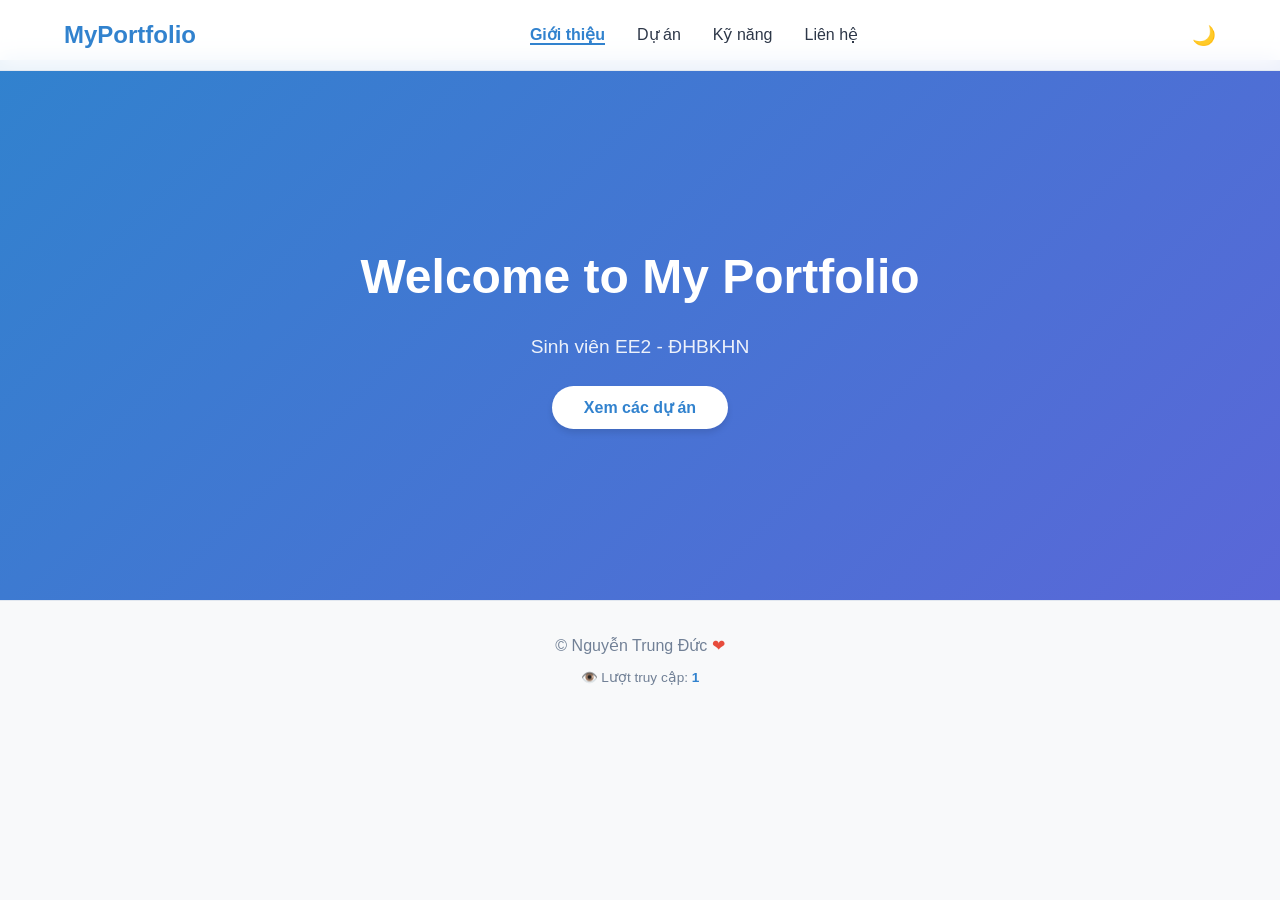
<file: index.html>
<!DOCTYPE html>
<html lang="vi">
<head>
    <meta charset="UTF-8">
    <meta name="viewport" content="width=device-width, initial-scale=1.0">
    <title>Giới thiệu - Portfolio</title>
    <link rel="stylesheet" href="style.css">
    <link rel="stylesheet" href="https://cdnjs.cloudflare.com/ajax/libs/font-awesome/6.4.0/css/all.min.css">
</head>
<body>

    <nav class="navbar">
        <div class="logo">MyPortfolio</div>
        <ul class="nav-links">
            <li><a href="index.html" class="active">Giới thiệu</a></li>
            <li><a href="projects.html">Dự án</a></li>
            <li><a href="skills.html">Kỹ năng</a></li>
            <li><a href="contact.html">Liên hệ</a></li>
        </ul>
        <button id="theme-toggle" class="theme-btn">🌙</button>
    </nav>

    <header class="hero-section">
        <div class="hero-content">
            <h1> Welcome to My Portfolio</h1>
            <p>Sinh viên EE2 - ĐHBKHN</p>
            <a href="projects.html" class="cta-btn">Xem các dự án</a>
        </div>
    </header>

    <footer>
        <p>© Nguyễn Trung Đức <span style="color: #e74c3c;">❤</span> </p>
        <p class="counter-text">👁️ Lượt truy cập: <span id="visit-count">...</span></p>
    </footer>

    <script src="script.js"></script>
</body>
</html>
</file>
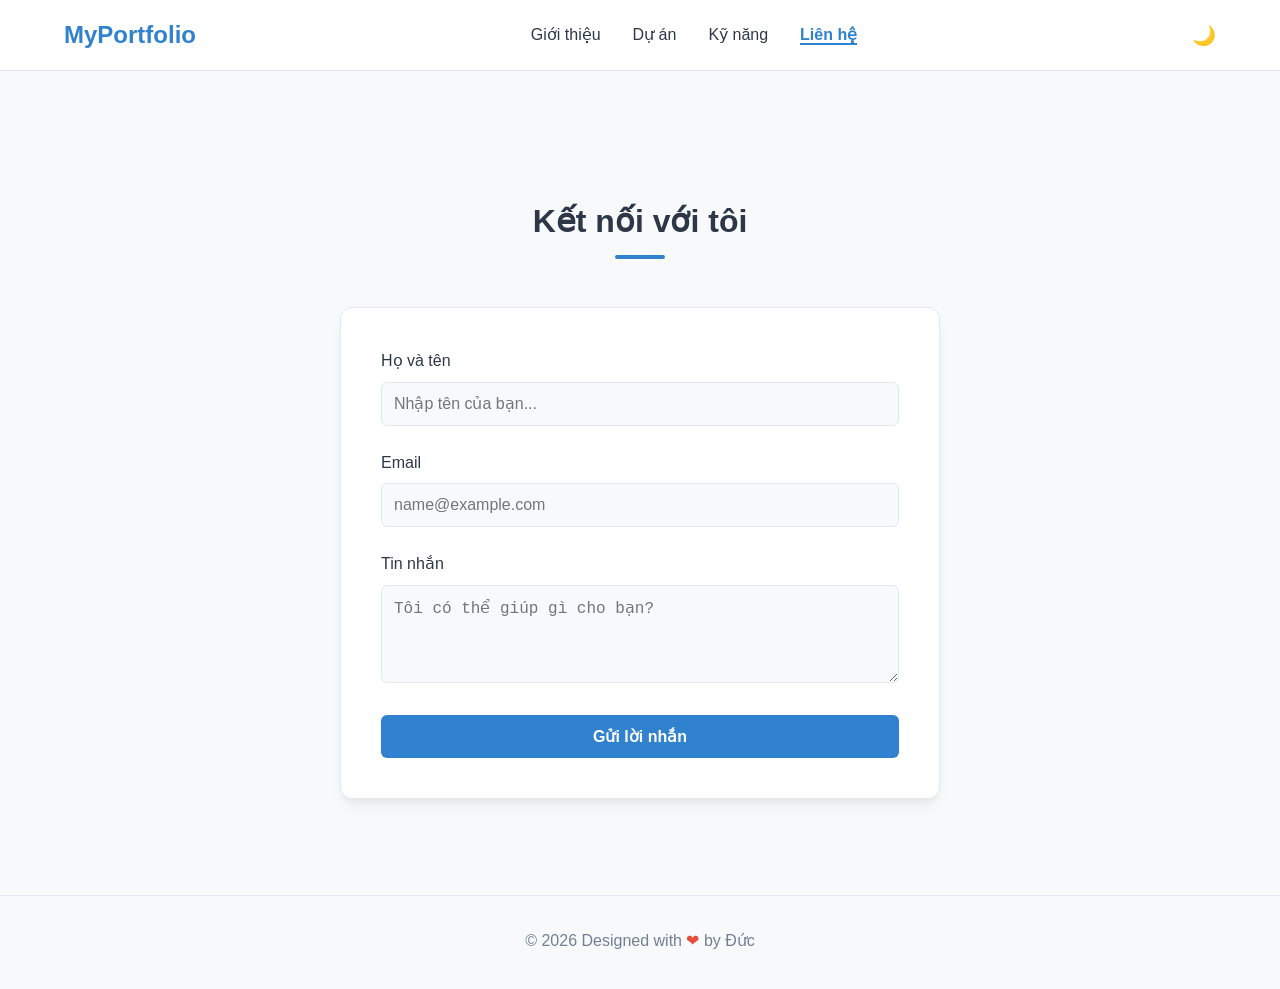
<file: contact.html>
<!DOCTYPE html>
<html lang="vi">
<head>
    <meta charset="UTF-8">
    <meta name="viewport" content="width=device-width, initial-scale=1.0">
    <title>Liên hệ - Portfolio</title>
    <link rel="stylesheet" href="style.css">
    <link rel="stylesheet" href="https://cdnjs.cloudflare.com/ajax/libs/font-awesome/6.4.0/css/all.min.css">
</head>
<body>

    <nav class="navbar">
        <div class="logo">MyPortfolio</div>
        <ul class="nav-links">
            <li><a href="index.html">Giới thiệu</a></li>
            <li><a href="projects.html">Dự án</a></li>
            <li><a href="skills.html">Kỹ năng</a></li>
            <li><a href="contact.html" class="active">Liên hệ</a></li>
        </ul>
       <button id="theme-toggle" class="theme-btn">🌙</button>
    </nav>

    <main class="container page-content">
        <section class="section">
            <h2 class="section-title">Kết nối với tôi</h2>
            <div class="contact-box">
                <form id="contact-form">
                    <div class="form-group">
                        <label for="name">Họ và tên</label>
                        <input type="text" id="name" required placeholder="Nhập tên của bạn...">
                    </div>
                    <div class="form-group">
                        <label for="email">Email</label>
                        <input type="email" id="email" required placeholder="name@example.com">
                    </div>
                    <div class="form-group">
                        <label for="message">Tin nhắn</label>
                        <textarea id="message" rows="4" required placeholder="Tôi có thể giúp gì cho bạn?"></textarea>
                    </div>
                    <button type="submit" class="submit-btn">Gửi lời nhắn</button>
                </form>
                <div id="form-status" class="status-message hidden"></div>
            </div>
        </section>
    </main>

    <footer>
        <p>© 2026 Designed with <span style="color: #e74c3c;">❤</span> by Đức</p>
    </footer>

    <script src="script.js"></script>
</body>
</html>
</file>
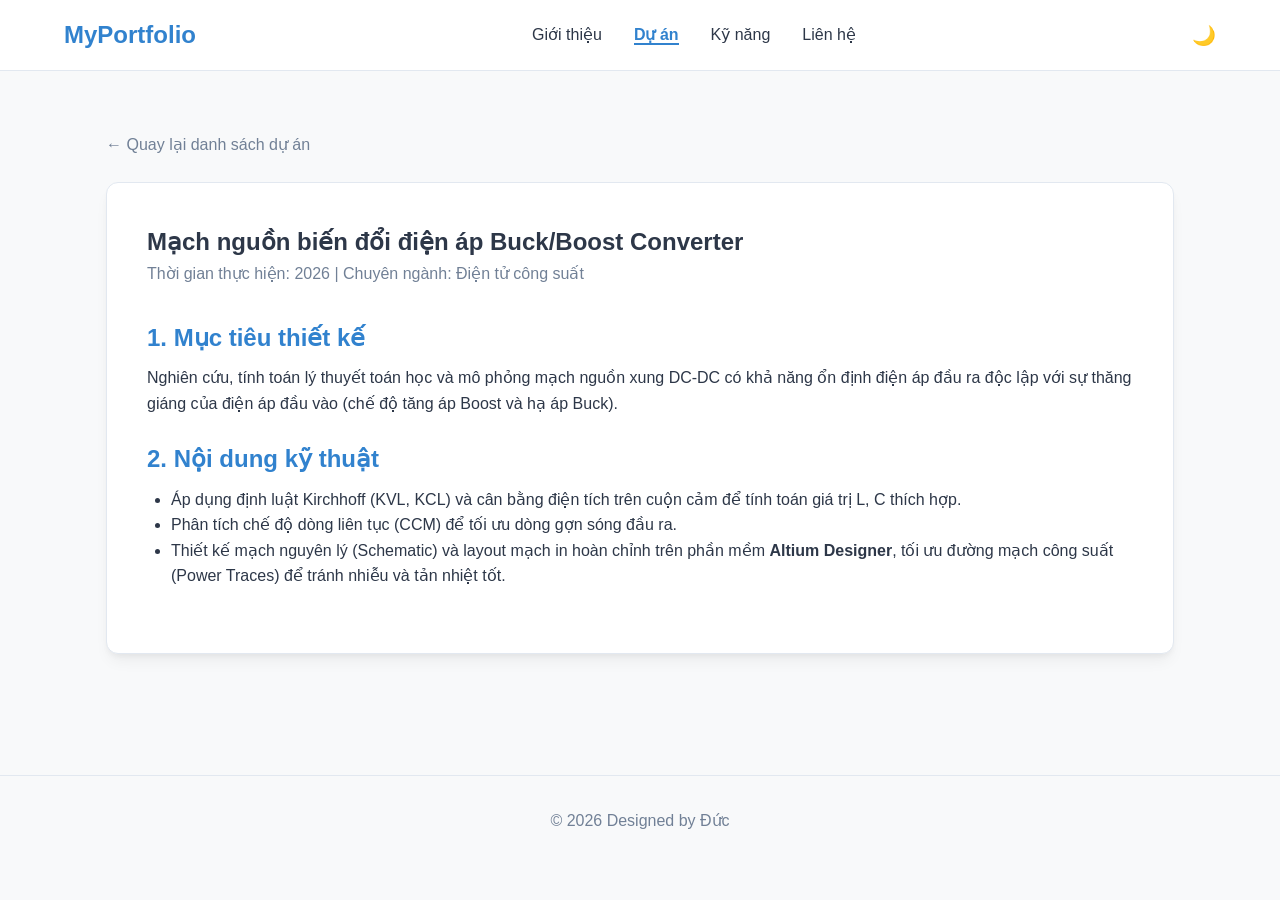
<file: power.html>
<!DOCTYPE html>
<html lang="vi">
<head>
    <meta charset="UTF-8">
    <meta name="viewport" content="width=device-width, initial-scale=1.0">
    <title>Chi tiết Dự án Nguồn Buck/Boost</title>
    <link rel="stylesheet" href="style.css">
</head>
<body>
    <nav class="navbar">
        <div class="logo">MyPortfolio</div>
        <ul class="nav-links">
            <li><a href="index.html">Giới thiệu</a></li>
            <li><a href="projects.html" class="active">Dự án</a></li>
            <li><a href="skills.html">Kỹ năng</a></li>
            <li><a href="contact.html">Liên hệ</a></li>
        </ul>
        <button id="theme-toggle" class="theme-btn">🌙</button>
    </nav>

    <main class="container page-content">
        <a href="projects.html" class="back-link">← Quay lại danh sách dự án</a>
        
        <article class="project-detail-box">
            <h1>Mạch nguồn biến đổi điện áp Buck/Boost Converter</h1>
            <p style="color: var(--text-muted); margin-bottom: 2rem;">Thời gian thực hiện: 2026 | Chuyên ngành: Điện tử công suất</p>
            
            <h2>1. Mục tiêu thiết kế</h2>
            <p>Nghiên cứu, tính toán lý thuyết toán học và mô phỏng mạch nguồn xung DC-DC có khả năng ổn định điện áp đầu ra độc lập với sự thăng giáng của điện áp đầu vào (chế độ tăng áp Boost và hạ áp Buck).</p>

            <h2>2. Nội dung kỹ thuật</h2>
            <ul>
                <li>Áp dụng định luật Kirchhoff (KVL, KCL) và cân bằng điện tích trên cuộn cảm để tính toán giá trị L, C thích hợp.</li>
                <li>Phân tích chế độ dòng liên tục (CCM) để tối ưu dòng gợn sóng đầu ra.</li>
                <li>Thiết kế mạch nguyên lý (Schematic) và layout mạch in hoàn chỉnh trên phần mềm <strong>Altium Designer</strong>, tối ưu đường mạch công suất (Power Traces) để tránh nhiễu và tản nhiệt tốt.</li>
            </ul>
        </article>
    </main>

    <footer><p>© 2026 Designed by Đức</p></footer>
    <script src="script.js"></script>
</body>
</html>
</file>
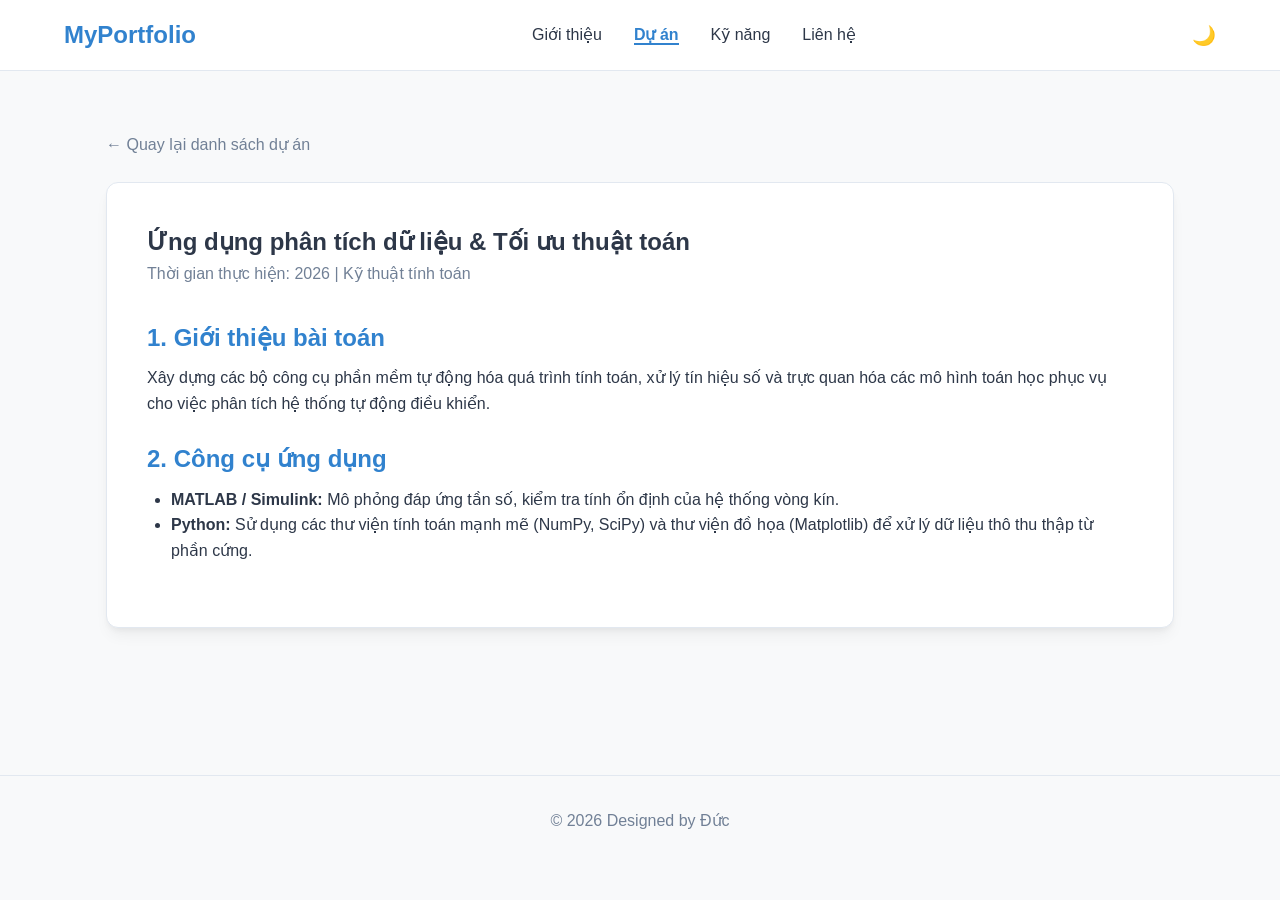
<file: project-software.html>
<!DOCTYPE html>
<html lang="vi">
<head>
    <meta charset="UTF-8">
    <meta name="viewport" content="width=device-width, initial-scale=1.0">
    <title>Chi tiết Dự án Phần mềm</title>
    <link rel="stylesheet" href="style.css">
</head>
<body>
    <nav class="navbar">
        <div class="logo">MyPortfolio</div>
        <ul class="nav-links">
            <li><a href="index.html">Giới thiệu</a></li>
            <li><a href="projects.html" class="active">Dự án</a></li>
            <li><a href="skills.html">Kỹ năng</a></li>
            <li><a href="contact.html">Liên hệ</a></li>
        </ul>
        <button id="theme-toggle" class="theme-btn">🌙</button>
    </nav>

    <main class="container page-content">
        <a href="projects.html" class="back-link">← Quay lại danh sách dự án</a>
        
        <article class="project-detail-box">
            <h1>Ứng dụng phân tích dữ liệu & Tối ưu thuật toán</h1>
            <p style="color: var(--text-muted); margin-bottom: 2rem;">Thời gian thực hiện: 2026 | Kỹ thuật tính toán</p>
            
            <h2>1. Giới thiệu bài toán</h2>
            <p>Xây dựng các bộ công cụ phần mềm tự động hóa quá trình tính toán, xử lý tín hiệu số và trực quan hóa các mô hình toán học phục vụ cho việc phân tích hệ thống tự động điều khiển.</p>

            <h2>2. Công cụ ứng dụng</h2>
            <ul>
                <li><strong>MATLAB / Simulink:</strong> Mô phỏng đáp ứng tần số, kiểm tra tính ổn định của hệ thống vòng kín.</li>
                <li><strong>Python:</strong> Sử dụng các thư viện tính toán mạnh mẽ (NumPy, SciPy) và thư viện đồ họa (Matplotlib) để xử lý dữ liệu thô thu thập từ phần cứng.</li>
            </ul>
        </article>
    </main>

    <footer><p>© 2026 Designed by Đức</p></footer>
    <script src="script.js"></script>
</body>
</html>
</file>
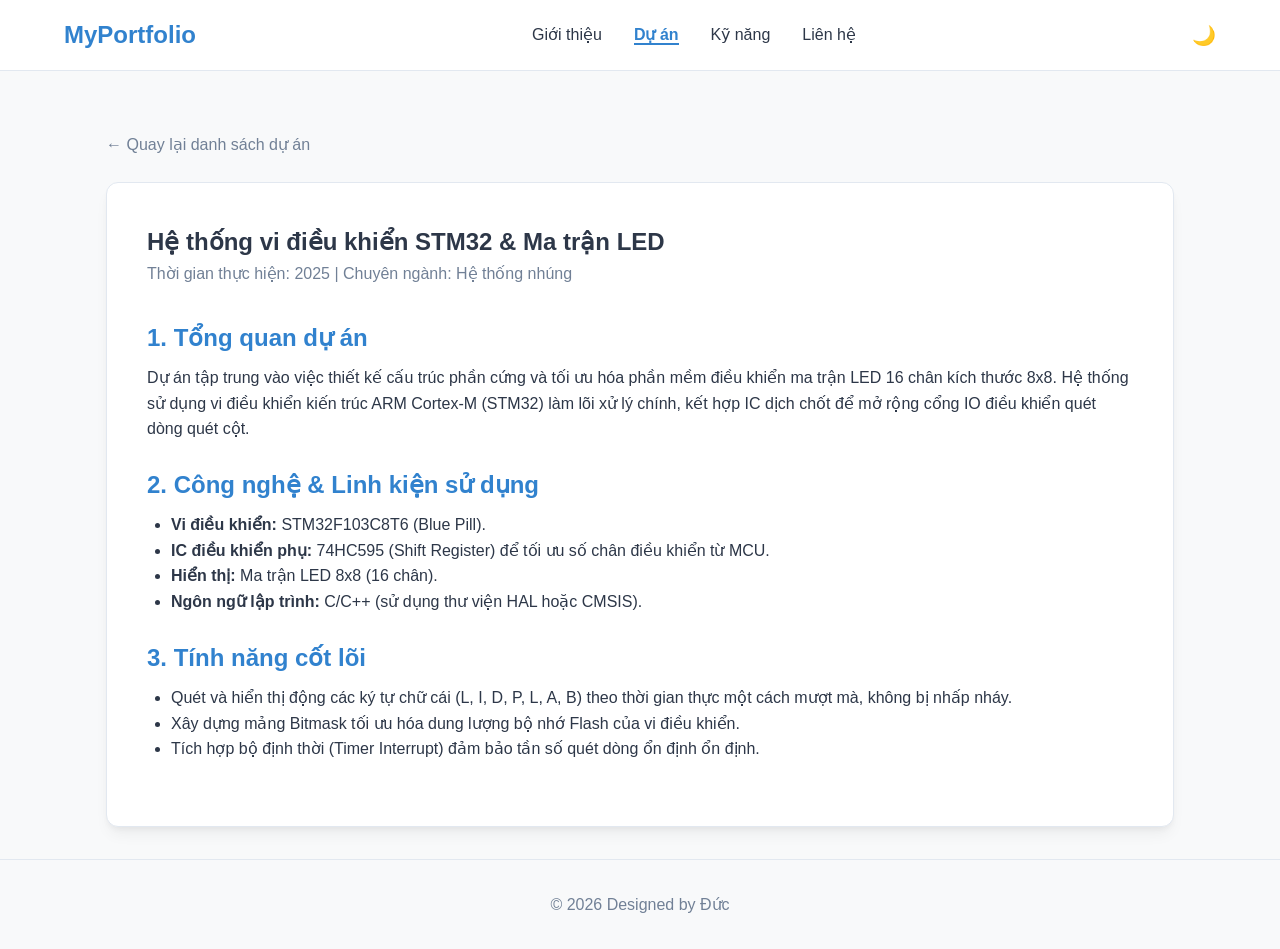
<file: project-stm32.html>
<!DOCTYPE html>
<html lang="vi">
<head>
    <meta charset="UTF-8">
    <meta name="viewport" content="width=device-width, initial-scale=1.0">
    <title>Chi tiết Dự án STM32</title>
    <link rel="stylesheet" href="style.css">
    <link rel="stylesheet" href="https://cdnjs.cloudflare.com/ajax/libs/font-awesome/6.4.0/css/all.min.css">
</head>
<body>
    <nav class="navbar">
        <div class="logo">MyPortfolio</div>
        <ul class="nav-links">
            <li><a href="index.html">Giới thiệu</a></li>
            <li><a href="projects.html" class="active">Dự án</a></li>
            <li><a href="skills.html">Kỹ năng</a></li>
            <li><a href="contact.html">Liên hệ</a></li>
        </ul>
        <button id="theme-toggle" class="theme-btn">🌙</button>
    </nav>

    <main class="container page-content">
        <a href="projects.html" class="back-link">← Quay lại danh sách dự án</a>
        
        <article class="project-detail-box">
            <h1>Hệ thống vi điều khiển STM32 & Ma trận LED</h1>
            <p style="color: var(--text-muted); margin-bottom: 2rem;">Thời gian thực hiện: 2025 | Chuyên ngành: Hệ thống nhúng</p>
            
            <h2>1. Tổng quan dự án</h2>
            <p>Dự án tập trung vào việc thiết kế cấu trúc phần cứng và tối ưu hóa phần mềm điều khiển ma trận LED 16 chân kích thước 8x8. Hệ thống sử dụng vi điều khiển kiến trúc ARM Cortex-M (STM32) làm lõi xử lý chính, kết hợp IC dịch chốt để mở rộng cổng IO điều khiển quét dòng quét cột.</p>

            <h2>2. Công nghệ & Linh kiện sử dụng</h2>
            <ul>
                <li><strong>Vi điều khiển:</strong> STM32F103C8T6 (Blue Pill).</li>
                <li><strong>IC điều khiển phụ:</strong> 74HC595 (Shift Register) để tối ưu số chân điều khiển từ MCU.</li>
                <li><strong>Hiển thị:</strong> Ma trận LED 8x8 (16 chân).</li>
                <li><strong>Ngôn ngữ lập trình:</strong> C/C++ (sử dụng thư viện HAL hoặc CMSIS).</li>
            </ul>

            <h2>3. Tính năng cốt lõi</h2>
            <ul>
                <li>Quét và hiển thị động các ký tự chữ cái (L, I, D, P, L, A, B) theo thời gian thực một cách mượt mà, không bị nhấp nháy.</li>
                <li>Xây dựng mảng Bitmask tối ưu hóa dung lượng bộ nhớ Flash của vi điều khiển.</li>
                <li>Tích hợp bộ định thời (Timer Interrupt) đảm bảo tần số quét dòng ổn định ổn định.</li>
            </ul>
        </article>
    </main>

    <footer><p>© 2026 Designed by Đức</p></footer>
    <script src="script.js"></script>
</body>
</html>
</file>
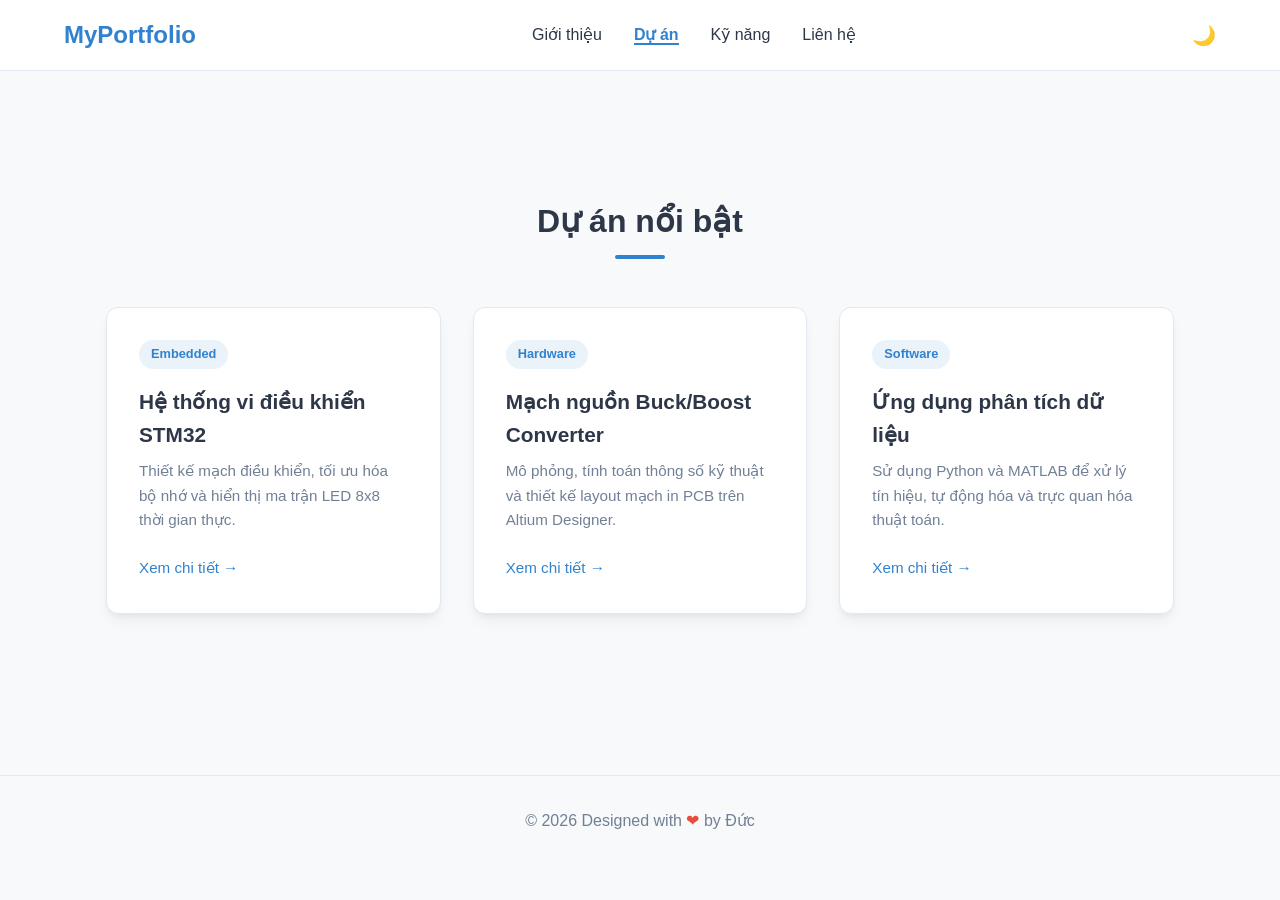
<file: projects.html>
<!DOCTYPE html>
<html lang="vi">
<head>
    <meta charset="UTF-8">
    <meta name="viewport" content="width=device-width, initial-scale=1.0">
    <title>Dự án - Portfolio</title>
    <link rel="stylesheet" href="style.css">
    <link rel="stylesheet" href="https://cdnjs.cloudflare.com/ajax/libs/font-awesome/6.4.0/css/all.min.css">
</head>
<body>

    <nav class="navbar">
        <div class="logo">MyPortfolio</div>
        <ul class="nav-links">
            <li><a href="index.html">Giới thiệu</a></li>
            <li><a href="projects.html" class="active">Dự án</a></li>
            <li><a href="skills.html">Kỹ năng</a></li>
            <li><a href="contact.html">Liên hệ</a></li>
        </ul>
       <button id="theme-toggle" class="theme-btn">🌙</button>
    </nav>

    <main class="container page-content">
        <section class="section">
            <h2 class="section-title">Dự án nổi bật</h2>
            <div class="projects-grid">
                
                <div class="project-card">
                    <div class="card-badge">Embedded</div>
                    <h3><a href="project-stm32.html" class="project-title-link">Hệ thống vi điều khiển STM32</a></h3>
                    <p>Thiết kế mạch điều khiển, tối ưu hóa bộ nhớ và hiển thị ma trận LED 8x8 thời gian thực.</p>
                    <a href="project-stm32.html" class="read-more-btn">Xem chi tiết →</a>
                </div>

                <div class="project-card">
                    <div class="card-badge">Hardware</div>
                    <h3><a href="project-power.html" class="project-title-link">Mạch nguồn Buck/Boost Converter</a></h3>
                    <p>Mô phỏng, tính toán thông số kỹ thuật và thiết kế layout mạch in PCB trên Altium Designer.</p>
                    <a href="project-power.html" class="read-more-btn">Xem chi tiết →</a>
                </div>

                <div class="project-card">
                    <div class="card-badge">Software</div>
                    <h3><a href="project-software.html" class="project-title-link">Ứng dụng phân tích dữ liệu</a></h3>
                    <p>Sử dụng Python và MATLAB để xử lý tín hiệu, tự động hóa và trực quan hóa thuật toán.</p>
                    <a href="project-software.html" class="read-more-btn">Xem chi tiết →</a>
                </div>

            </div>
        </section>
    </main>
    <footer>
        <p>© 2026 Designed with <span style="color: #e74c3c;">❤</span> by Đức</p>
    </footer>

    <script src="script.js"></script>
</body>
</html>
</file>
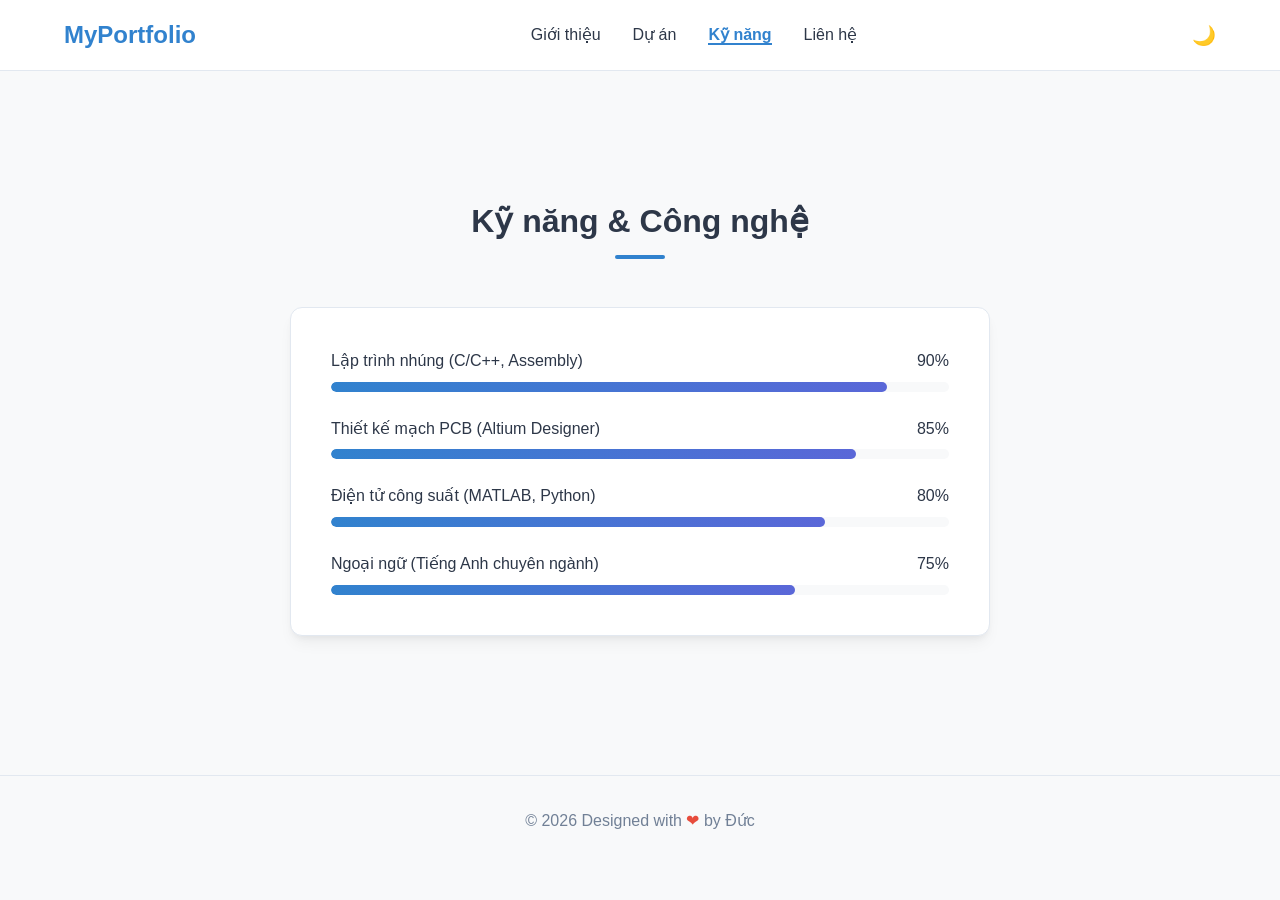
<file: skills.html>
<!DOCTYPE html>
<html lang="vi">
<head>
    <meta charset="UTF-8">
    <meta name="viewport" content="width=device-width, initial-scale=1.0">
    <title>Kỹ năng - Portfolio</title>
    <link rel="stylesheet" href="style.css">
    <link rel="stylesheet" href="https://cdnjs.cloudflare.com/ajax/libs/font-awesome/6.4.0/css/all.min.css">
</head>
<body>

    <nav class="navbar">
        <div class="logo">MyPortfolio</div>
        <ul class="nav-links">
            <li><a href="index.html">Giới thiệu</a></li>
            <li><a href="projects.html">Dự án</a></li>
            <li><a href="skills.html" class="active">Kỹ năng</a></li>
            <li><a href="contact.html">Liên hệ</a></li>
        </ul>
        <button id="theme-toggle" class="theme-btn">🌙</button>
    </nav>

    <main class="container page-content">
        <section class="section">
            <h2 class="section-title">Kỹ năng & Công nghệ</h2>
            <div class="skills-box">
                <div class="skill-item">
                    <div class="skill-info"><span>Lập trình nhúng (C/C++, Assembly)</span><span>90%</span></div>
                    <div class="skill-bar"><div class="skill-progress" style="width: 90%;"></div></div>
                </div>
                <div class="skill-item">
                    <div class="skill-info"><span>Thiết kế mạch PCB (Altium Designer)</span><span>85%</span></div>
                    <div class="skill-bar"><div class="skill-progress" style="width: 85%;"></div></div>
                </div>
                <div class="skill-item">
                    <div class="skill-info"><span>Điện tử công suất (MATLAB, Python)</span><span>80%</span></div>
                    <div class="skill-bar"><div class="skill-progress" style="width: 80%;"></div></div>
                </div>
                <div class="skill-item">
                    <div class="skill-info"><span>Ngoại ngữ (Tiếng Anh chuyên ngành)</span><span>75%</span></div>
                    <div class="skill-bar"><div class="skill-progress" style="width: 75%;"></div></div>
                </div>
            </div>
        </section>
    </main>

    <footer>
        <p>© 2026 Designed with <span style="color: #e74c3c;">❤</span> by Đức</p>
    </footer>

    <script src="script.js"></script>
</body>
</html>
</file>
<file: style.css>
/* Sử dụng CSS Variables để làm tính năng Dark/Light Mode dễ dàng */
:root {
    --bg-primary: #f8f9fa;
    --bg-secondary: #ffffff;
    --text-main: #2d3748;
    --text-muted: #718096;
    --primary-color: #3182ce;
    --primary-hover: #2b6cb0;
    --nav-bg: rgba(255, 255, 255, 0.9);
    --card-shadow: 0 10px 15px -3px rgba(0, 0, 0, 0.05), 0 4px 6px -2px rgba(0, 0, 0, 0.05);
    --border-color: #e2e8f0;
}

/* Biến dành cho chế độ Dark Mode */
[data-theme="dark"] {
    --bg-primary: #1a202c;
    --bg-secondary: #2d3748;
    --text-main: #f7fafc;
    --text-muted: #a0aec0;
    --nav-bg: rgba(26, 32, 44, 0.9);
    --card-shadow: 0 10px 15px -3px rgba(0, 0, 0, 0.3);
    --border-color: #4a5568;
}

* {
    box-sizing: border-box;
    margin: 0;
    padding: 0;
    transition: background-color 0.3s ease, color 0.3s ease;
}

html {
    scroll-behavior: smooth;
}

body {
    font-family: -apple-system, BlinkMacSystemFont, "Segoe UI", Roboto, sans-serif;
    background-color: var(--bg-primary);
    color: var(--text-main);
    line-height: 1.6;
}

/* Thanh điều hướng cố định (Sticky Navbar) */
.navbar {
    position: fixed;
    top: 0; width: 100%; z-index: 1000;
    display: flex; justify-content: space-between; align-items: center;
    padding: 1rem 5%;
    background-color: var(--nav-bg);
    backdrop-filter: blur(10px);
    border-bottom: 1px solid var(--border-color);
}

.logo { font-size: 1.5rem; font-weight: bold; color: var(--primary-color); }
.nav-links { display: flex; list-style: none; gap: 2rem; }
.nav-links a { text-decoration: none; color: var(--text-main); font-weight: 500; }
.nav-links a:hover { color: var(--primary-color); }

.theme-btn {
    background: none; border: none; font-size: 1.2rem;
    cursor: pointer; color: var(--text-main);
}

/* Khối Hero */
.hero-section {
    height: 60vh;
    display: flex; justify-content: center; align-items: center;
    text-align: center; background: linear-gradient(135deg, #3182ce 0%, #5a67d8 100%);
    color: white; padding: 0 1rem; margin-top: 60px;
}
.hero-content h1 { font-size: 3rem; margin-bottom: 1rem; }
.hero-content p { font-size: 1.2rem; opacity: 0.9; margin-bottom: 2rem; }
.cta-btn {
    padding: 0.8rem 2rem; background: white; color: #3182ce;
    text-decoration: none; font-weight: bold; border-radius: 50px;
    box-shadow: 0 4px 6px rgba(0,0,0,0.1); transition: 0.2s;
}
.cta-btn:hover { transform: translateY(-3px); box-shadow: 0 10px 15px rgba(0,0,0,0.15); }

/* Bố cục trang */
.container { max-width: 1100px; margin: 0 auto; padding: 2rem 1rem; }
.section { padding: 4rem 0; }
.section-title { text-align: center; margin-bottom: 3rem; font-size: 2rem; position: relative; }
.section-title::after {
    content: ''; display: block; width: 50px; height: 4px;
    background: var(--primary-color); margin: 8px auto 0; border-radius: 2px;
}

/* CSS Grid cho các thẻ dự án */
.projects-grid {
    display: grid;
    grid-template-columns: repeat(auto-fit, minmax(300px, 1fr));
    gap: 2rem;
}

.project-card {
    background-color: var(--bg-secondary); padding: 2rem;
    border-radius: 12px; border: 1px solid var(--border-color);
    box-shadow: var(--card-shadow); transition: transform 0.3s ease;
    position: relative; overflow: hidden;
}
.project-card:hover { transform: translateY(-5px); }

.card-badge {
    display: inline-block; padding: 0.25rem 0.75rem; background: rgba(49, 130, 206, 0.1);
    color: var(--primary-color); border-radius: 20px; font-size: 0.8rem; font-weight: bold; margin-bottom: 1rem;
}
.project-card h3 { margin-bottom: 0.5rem; font-size: 1.3rem; }
.project-card p { color: var(--text-muted); font-size: 0.95rem; }

/* Định dạng phần Kỹ năng mới nâng cấp */
.skills-box {
    max-width: 700px; margin: 0 auto; background-color: var(--bg-secondary);
    padding: 2.5rem; border-radius: 12px; box-shadow: var(--card-shadow);
    border: 1px solid var(--border-color);
}
.skill-item { margin-bottom: 1.5rem; }
.skill-item:last-child { margin-bottom: 0; }
.skill-info { display: flex; justify-content: space-between; margin-bottom: 0.5rem; font-weight: 500; }
.skill-bar { width: 100%; height: 10px; background-color: var(--bg-primary); border-radius: 5px; overflow: hidden; }
.skill-progress { 
    height: 100%; background: linear-gradient(90deg, var(--primary-color), #5a67d8); 
    border-radius: 5px; animation: loadBar 1.5s ease-out forwards; 
}
@keyframes loadBar { from { width: 0; } }

/* Định dạng Form liên hệ */
.contact-box {
    max-width: 600px; margin: 0 auto; background-color: var(--bg-secondary);
    padding: 2.5rem; border-radius: 12px; box-shadow: var(--card-shadow);
    border: 1px solid var(--border-color);
}
.form-group { margin-bottom: 1.5rem; }
.form-group label { display: block; margin-bottom: 0.5rem; font-weight: 500; }
.form-group input, .form-group textarea {
    width: 100%; padding: 0.75rem; border: 1px solid var(--border-color);
    border-radius: 6px; background-color: var(--bg-primary); color: var(--text-main);
    font-size: 1rem;
}
.form-group input:focus, .form-group textarea:focus { outline: none; border-color: var(--primary-color); }
.submit-btn { width: 100%; padding: 0.75rem; background-color: var(--primary-color); color: white; border: none; border-radius: 6px; font-size: 1rem; font-weight: bold; cursor: pointer; }
.submit-btn:hover { background-color: var(--primary-hover); }

/* Thông báo trạng thái form */
.status-message { padding: 1rem; border-radius: 6px; margin-top: 1rem; text-align: center; font-weight: 500; }
.status-message.success { background-color: #c6f6d5; color: #22543d; }
.status-message.hidden { display: none; }

footer { text-align: center; padding: 2rem; border-top: 1px solid var(--border-color); color: var(--text-muted); }
/* Đẩy nội dung các trang con xuống dưới thanh Navbar */
.page-content {
    margin-top: 100px;
    min-height: 75vh; /* Đảm bảo footer luôn nằm ở đáy trang */
}

/* Thắp sáng mục menu hiện tại đang được chọn */
.nav-links a.active {
    color: var(--primary-color);
    font-weight: bold;
    border-bottom: 2px solid var(--primary-color);
}
/* Style cho link tiêu đề dự án */
.project-title-link {
    text-decoration: none;
    color: var(--text-main);
}
.project-title-link:hover {
    color: var(--primary-color);
}

/* Nút Xem chi tiết ở góc dưới thẻ */
.read-more-btn {
    display: inline-block;
    margin-top: 1.5rem;
    color: var(--primary-color);
    text-decoration: none;
    font-weight: 500;
    font-size: 0.95rem;
}
.read-more-btn:hover {
    text-decoration: underline;
}

/* Giao diện chung cho các trang nội dung chi tiết */
.project-detail-box {
    background-color: var(--bg-secondary);
    padding: 2.5rem;
    border-radius: 12px;
    box-shadow: var(--card-shadow);
    border: 1px solid var(--border-color);
}
.project-detail-box h2 {
    margin: 1.5rem 0 0.5rem 0;
    color: var(--primary-color);
}
.project-detail-box ul {
    margin-left: 1.5rem;
    margin-bottom: 1.5rem;
}

/* Nút quay lại trang danh sách */
.back-link {
    display: inline-block;
    margin-bottom: 1.5rem;
    color: var(--text-muted);
    text-decoration: none;
    font-weight: 500;
}
.back-link:hover {
    color: var(--primary-color);
}
/* Định dạng dòng chữ số lượt truy cập */
.counter-text {
    font-size: 0.85rem;
    color: var(--text-muted);
    margin-top: 0.5rem;
    font-weight: 500;
}
#visit-count {
    color: var(--primary-color);
    font-weight: bold;
}
</file>
